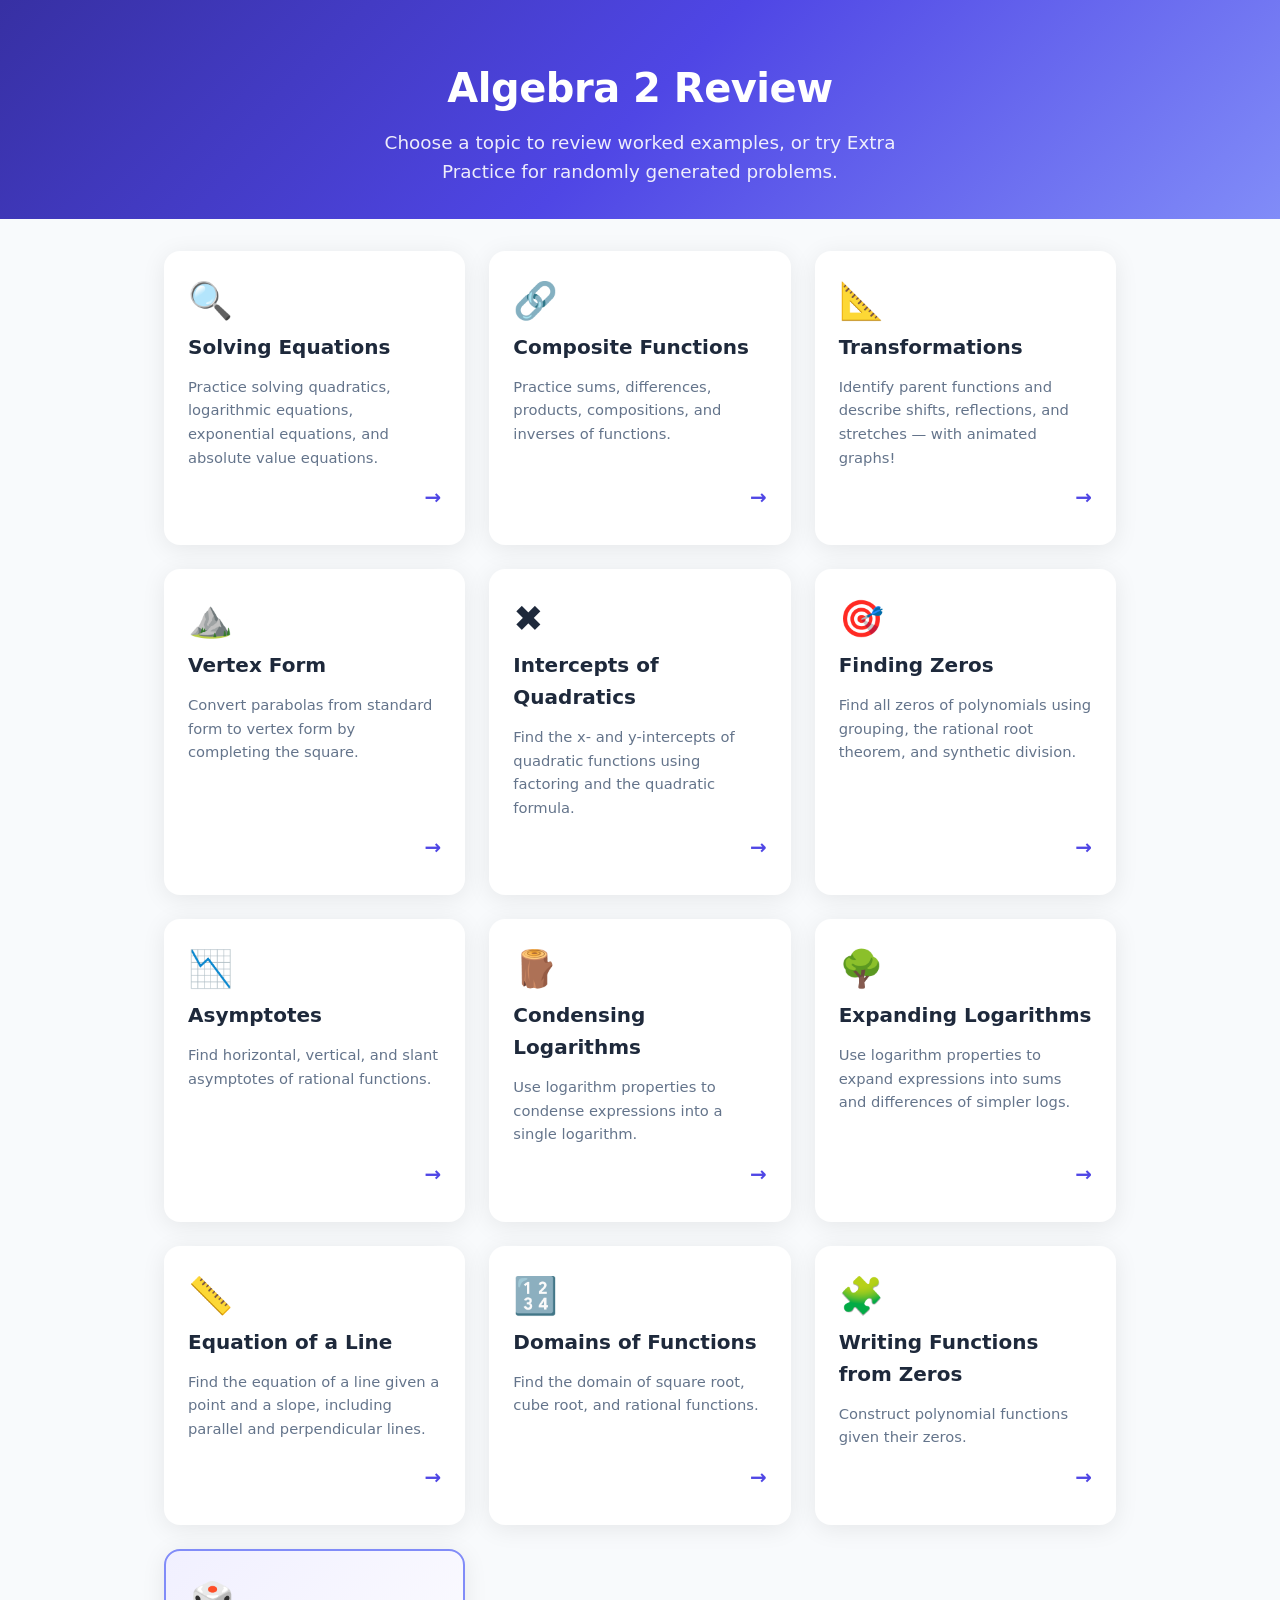
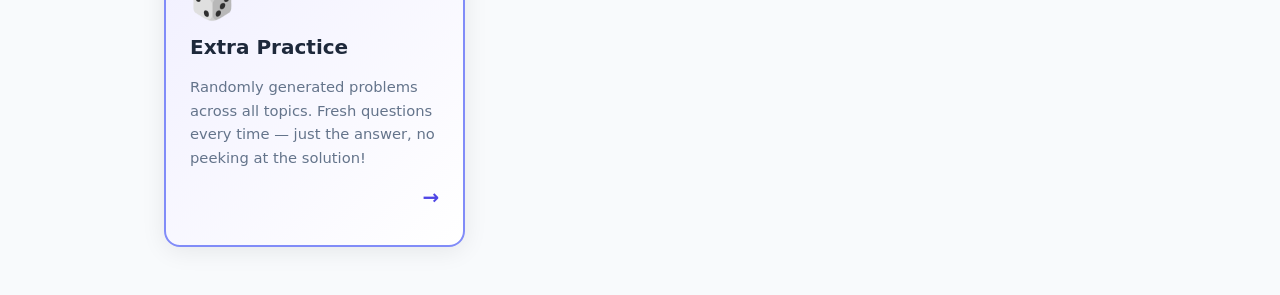
<file: index.html>
<!DOCTYPE html>
<html lang="en">
<head>
  <meta charset="UTF-8">
  <meta name="viewport" content="width=device-width, initial-scale=1.0">
  <title>Algebra 2 Review</title>
  <link rel="stylesheet" href="css/style.css">
</head>
<body>

  <header class="hero">
    <h1>Algebra 2 Review</h1>
    <p>Choose a topic to review worked examples, or try Extra Practice for randomly generated problems.</p>
  </header>

  <main class="topics">

    <a class="card" href="topics/solving-equations.html">
      <span class="icon">🔍</span>
      <h2>Solving Equations</h2>
      <p>Practice solving quadratics, logarithmic equations, exponential equations, and absolute value equations.</p>
      <span class="arrow">&rarr;</span>
    </a>

    <a class="card" href="topics/composite-functions.html">
      <span class="icon">🔗</span>
      <h2>Composite Functions</h2>
      <p>Practice sums, differences, products, compositions, and inverses of functions.</p>
      <span class="arrow">&rarr;</span>
    </a>

    <a class="card" href="topics/transformations.html">
      <span class="icon">📐</span>
      <h2>Transformations</h2>
      <p>Identify parent functions and describe shifts, reflections, and stretches — with animated graphs!</p>
      <span class="arrow">&rarr;</span>
    </a>

    <a class="card" href="topics/vertex-form.html">
      <span class="icon">⛰️</span>
      <h2>Vertex Form</h2>
      <p>Convert parabolas from standard form to vertex form by completing the square.</p>
      <span class="arrow">&rarr;</span>
    </a>

    <a class="card" href="topics/intercepts.html">
      <span class="icon">✖️</span>
      <h2>Intercepts of Quadratics</h2>
      <p>Find the x- and y-intercepts of quadratic functions using factoring and the quadratic formula.</p>
      <span class="arrow">&rarr;</span>
    </a>

    <a class="card" href="topics/finding-zeros.html">
      <span class="icon">🎯</span>
      <h2>Finding Zeros</h2>
      <p>Find all zeros of polynomials using grouping, the rational root theorem, and synthetic division.</p>
      <span class="arrow">&rarr;</span>
    </a>

    <a class="card" href="topics/asymptotes.html">
      <span class="icon">📉</span>
      <h2>Asymptotes</h2>
      <p>Find horizontal, vertical, and slant asymptotes of rational functions.</p>
      <span class="arrow">&rarr;</span>
    </a>

    <a class="card" href="topics/condensing-logs.html">
      <span class="icon">🪵</span>
      <h2>Condensing Logarithms</h2>
      <p>Use logarithm properties to condense expressions into a single logarithm.</p>
      <span class="arrow">&rarr;</span>
    </a>

    <a class="card" href="topics/expanding-logs.html">
      <span class="icon">🌳</span>
      <h2>Expanding Logarithms</h2>
      <p>Use logarithm properties to expand expressions into sums and differences of simpler logs.</p>
      <span class="arrow">&rarr;</span>
    </a>

    <a class="card" href="topics/equation-of-a-line.html">
      <span class="icon">📏</span>
      <h2>Equation of a Line</h2>
      <p>Find the equation of a line given a point and a slope, including parallel and perpendicular lines.</p>
      <span class="arrow">&rarr;</span>
    </a>

    <a class="card" href="topics/domains.html">
      <span class="icon">🔢</span>
      <h2>Domains of Functions</h2>
      <p>Find the domain of square root, cube root, and rational functions.</p>
      <span class="arrow">&rarr;</span>
    </a>

    <a class="card" href="topics/writing-from-zeros.html">
      <span class="icon">🧩</span>
      <h2>Writing Functions from Zeros</h2>
      <p>Construct polynomial functions given their zeros.</p>
      <span class="arrow">&rarr;</span>
    </a>

    <a class="card" href="topics/practice.html" style="border:2px solid var(--primary-light);background:linear-gradient(135deg,#f1f0ff,#fff)">
      <span class="icon">🎲</span>
      <h2>Extra Practice</h2>
      <p>Randomly generated problems across all topics. Fresh questions every time — just the answer, no peeking at the solution!</p>
      <span class="arrow">&rarr;</span>
    </a>

  </main>

</body>
</html>
</file>
<file: css/style.css>
/* === Reset & Base === */
*, *::before, *::after {
  box-sizing: border-box;
  margin: 0;
  padding: 0;
}

:root {
  --primary: #4f46e5;
  --primary-light: #818cf8;
  --primary-dark: #3730a3;
  --bg: #f8fafc;
  --card-bg: #ffffff;
  --text: #1e293b;
  --text-light: #64748b;
  --shadow: 0 4px 24px rgba(0, 0, 0, 0.08);
  --shadow-hover: 0 8px 32px rgba(79, 70, 229, 0.18);
  --radius: 16px;
}

body {
  font-family: 'Segoe UI', system-ui, -apple-system, sans-serif;
  background: var(--bg);
  color: var(--text);
  line-height: 1.6;
  min-height: 100vh;
}

/* === Landing Page Header === */
.hero {
  text-align: center;
  padding: 3.5rem 1.5rem 2rem;
  background: linear-gradient(135deg, var(--primary-dark), var(--primary), var(--primary-light));
  color: #fff;
}

.hero h1 {
  font-size: 2.5rem;
  font-weight: 800;
  letter-spacing: -0.5px;
  margin-bottom: 0.5rem;
}

.hero p {
  font-size: 1.15rem;
  opacity: 0.9;
  max-width: 540px;
  margin: 0 auto;
}

/* === Topic Card Grid === */
.topics {
  display: grid;
  grid-template-columns: repeat(auto-fill, minmax(260px, 1fr));
  gap: 1.5rem;
  max-width: 1000px;
  margin: 2rem auto 3rem;
  padding: 0 1.5rem;
  position: relative;
  z-index: 1;
}

.card {
  background: var(--card-bg);
  border-radius: var(--radius);
  box-shadow: var(--shadow);
  padding: 2rem 1.5rem;
  text-decoration: none;
  color: var(--text);
  transition: transform 0.2s ease, box-shadow 0.2s ease;
  display: flex;
  flex-direction: column;
  gap: 0.75rem;
}

.card:hover {
  transform: translateY(-4px);
  box-shadow: var(--shadow-hover);
}

.card .icon {
  font-size: 2.25rem;
  line-height: 1;
}

.card h2 {
  font-size: 1.25rem;
  font-weight: 700;
}

.card p {
  font-size: 0.92rem;
  color: var(--text-light);
  flex: 1;
}

.card .arrow {
  align-self: flex-end;
  font-size: 1.25rem;
  color: var(--primary);
  font-weight: 700;
}

/* === Exercises Page === */
.page-header {
  background: linear-gradient(135deg, var(--primary-dark), var(--primary));
  color: #fff;
  padding: 2rem 1.5rem;
}

.page-header a {
  color: rgba(255, 255, 255, 0.8);
  text-decoration: none;
  font-size: 0.9rem;
}

.page-header a:hover {
  color: #fff;
}

.page-header h1 {
  font-size: 2rem;
  font-weight: 800;
  margin-top: 0.5rem;
}

.exercises-container {
  max-width: 800px;
  margin: 2rem auto;
  padding: 0 1.5rem;
}

/* === Responsive === */
@media (max-width: 600px) {
  .hero h1 { font-size: 1.75rem; }
  .hero p { font-size: 1rem; }
  .topics { grid-template-columns: 1fr; margin-top: -1.5rem; }
}
</file>
